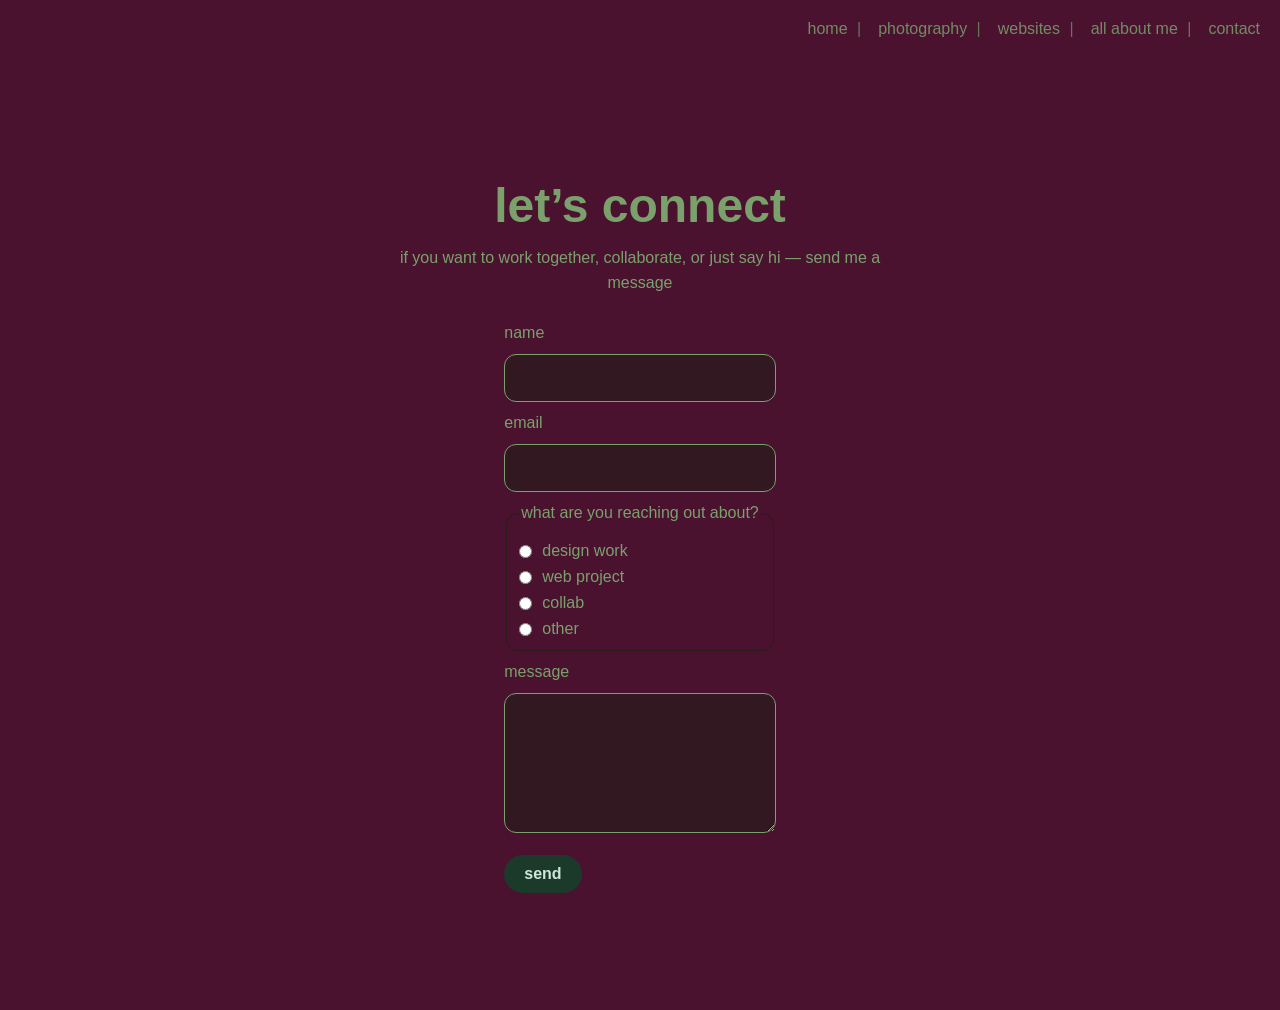
<file: contact.html>
<!DOCTYPE html>
<html lang="en">
<head>
  <meta charset="UTF-8" />
  <title>contact | Favour Momodu</title>
  <link rel="stylesheet" href="style.css" />
</head>

<body class="contact-page">
    <header class="banner">
  <nav>
    <ul>
      <li><a href="index.html">home</a></li>
        <li><a href="photography.html">photography</a></li>
        <li><a href="websites.html">websites</a></li>
        <li><a href="me.html">all about me</a></li>
        <li><a href="contact.html">contact</a></li>
    </ul>
  </nav>
</header>

  <main class="page">
    <section class="contact-section">
      <h1>let’s connect</h1>

      <p class="contact-intro">
        if you want to work together, collaborate, or just say hi —
        send me a message
      </p>

      <form class="contact-form" id="contact-form">
        <label for="name">name</label>
        <input type="text" id="name" name="name" required />

        <label for="email">email</label>
        <input type="email" id="email" name="email" required />

        <fieldset class="contact-fieldset">
          <legend>what are you reaching out about?</legend>

          <label class="radio-option">
            <input type="radio" name="inquiry_type" value="design work" required />
            design work
          </label>

          <label class="radio-option">
            <input type="radio" name="inquiry_type" value="web project" />
            web project
          </label>

          <label class="radio-option">
            <input type="radio" name="inquiry_type" value="collab" />
            collab
          </label>

          <label class="radio-option">
            <input type="radio" name="inquiry_type" value="other" />
            other
          </label>
        </fieldset>

        <label for="message">message</label>
        <textarea id="message" name="message" rows="6"></textarea>

        <button type="submit">send</button>
        <p id="form-status"></p>
      </form>
    </section>
  </main>

  <script src="script.js"></script>
</body>
</html>
</file>
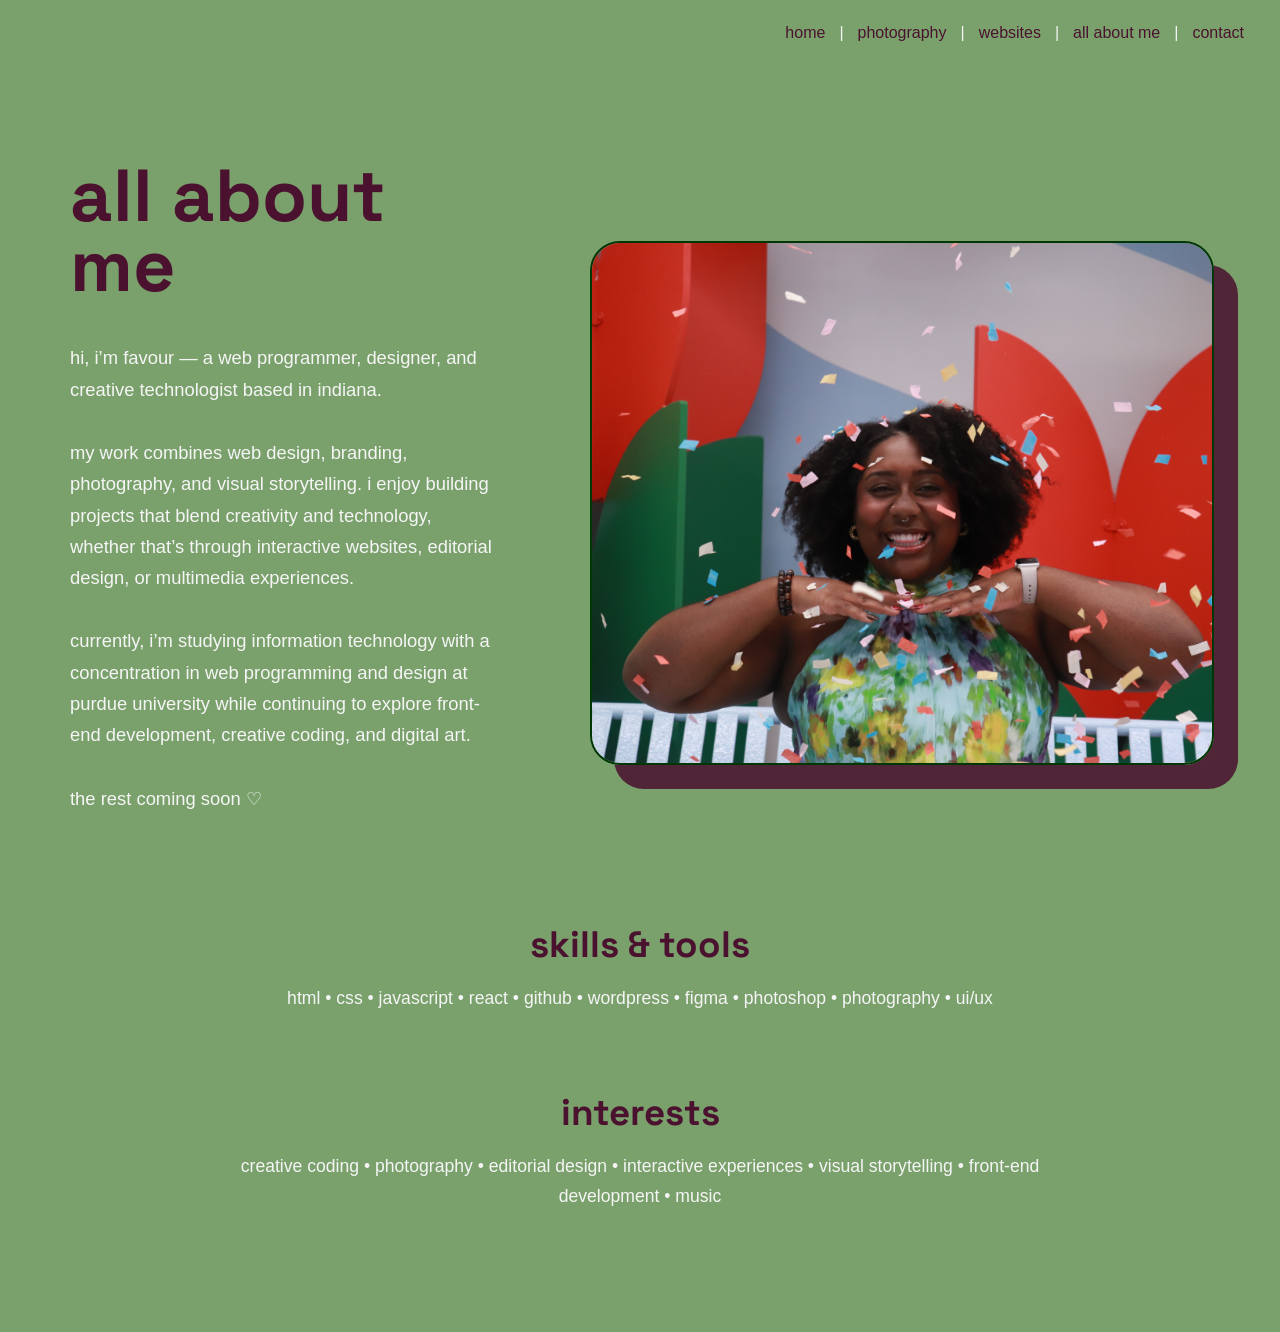
<file: me.html>
<!DOCTYPE html>
<html lang="en">

<head>
  <meta charset="UTF-8" />
  <title>all about me | Favour Momodu</title>

  <link href="https://fonts.googleapis.com/css2?family=Space+Grotesk:wght@500;700&display=swap" rel="stylesheet">
  <link rel="stylesheet" href="style2.css" />
</head>

<body>

  <header class="banner">
    <nav>
      <ul>
        <li><a href="index.html">home</a></li>
        <li><a href="photography.html">photography</a></li>
        <li><a href="websites.html">websites</a></li>
        <li><a href="me.html">all about me</a></li>
        <li><a href="contact.html">contact</a></li>
      </ul>
    </nav>
  </header>

  <main class="page">

    <section class="about-hero">
      <div class="about-text">
        <h1>all about me</h1>

        <p>hi, i’m favour — a web programmer, designer, and creative technologist based in indiana.</p>

        <p>my work combines web design, branding, photography, and visual storytelling. i enjoy building projects that blend creativity and technology, whether that’s through interactive websites, editorial design, or multimedia experiences.</p>

        <p>currently, i’m studying information technology with a concentration in web programming and design at purdue university while continuing to explore front-end development, creative coding, and digital art.</p>

        <p>the rest coming soon ♡</p>
      </div>

      <div class="photo-wrapper">
        <img src="images/me.JPG" alt="portrait of favour momodu" class="profile-photo">
      </div>
    </section>

    <section class="about-section">
      <h2>skills & tools</h2>
      <p>html • css • javascript • react • github • wordpress • figma • photoshop • photography • ui/ux</p>
    </section>

    <section class="about-section">
      <h2>interests</h2>
      <p>creative coding • photography • editorial design • interactive experiences • visual storytelling • front-end development • music</p>
    </section>

  </main>

</body>
</html>
</file>
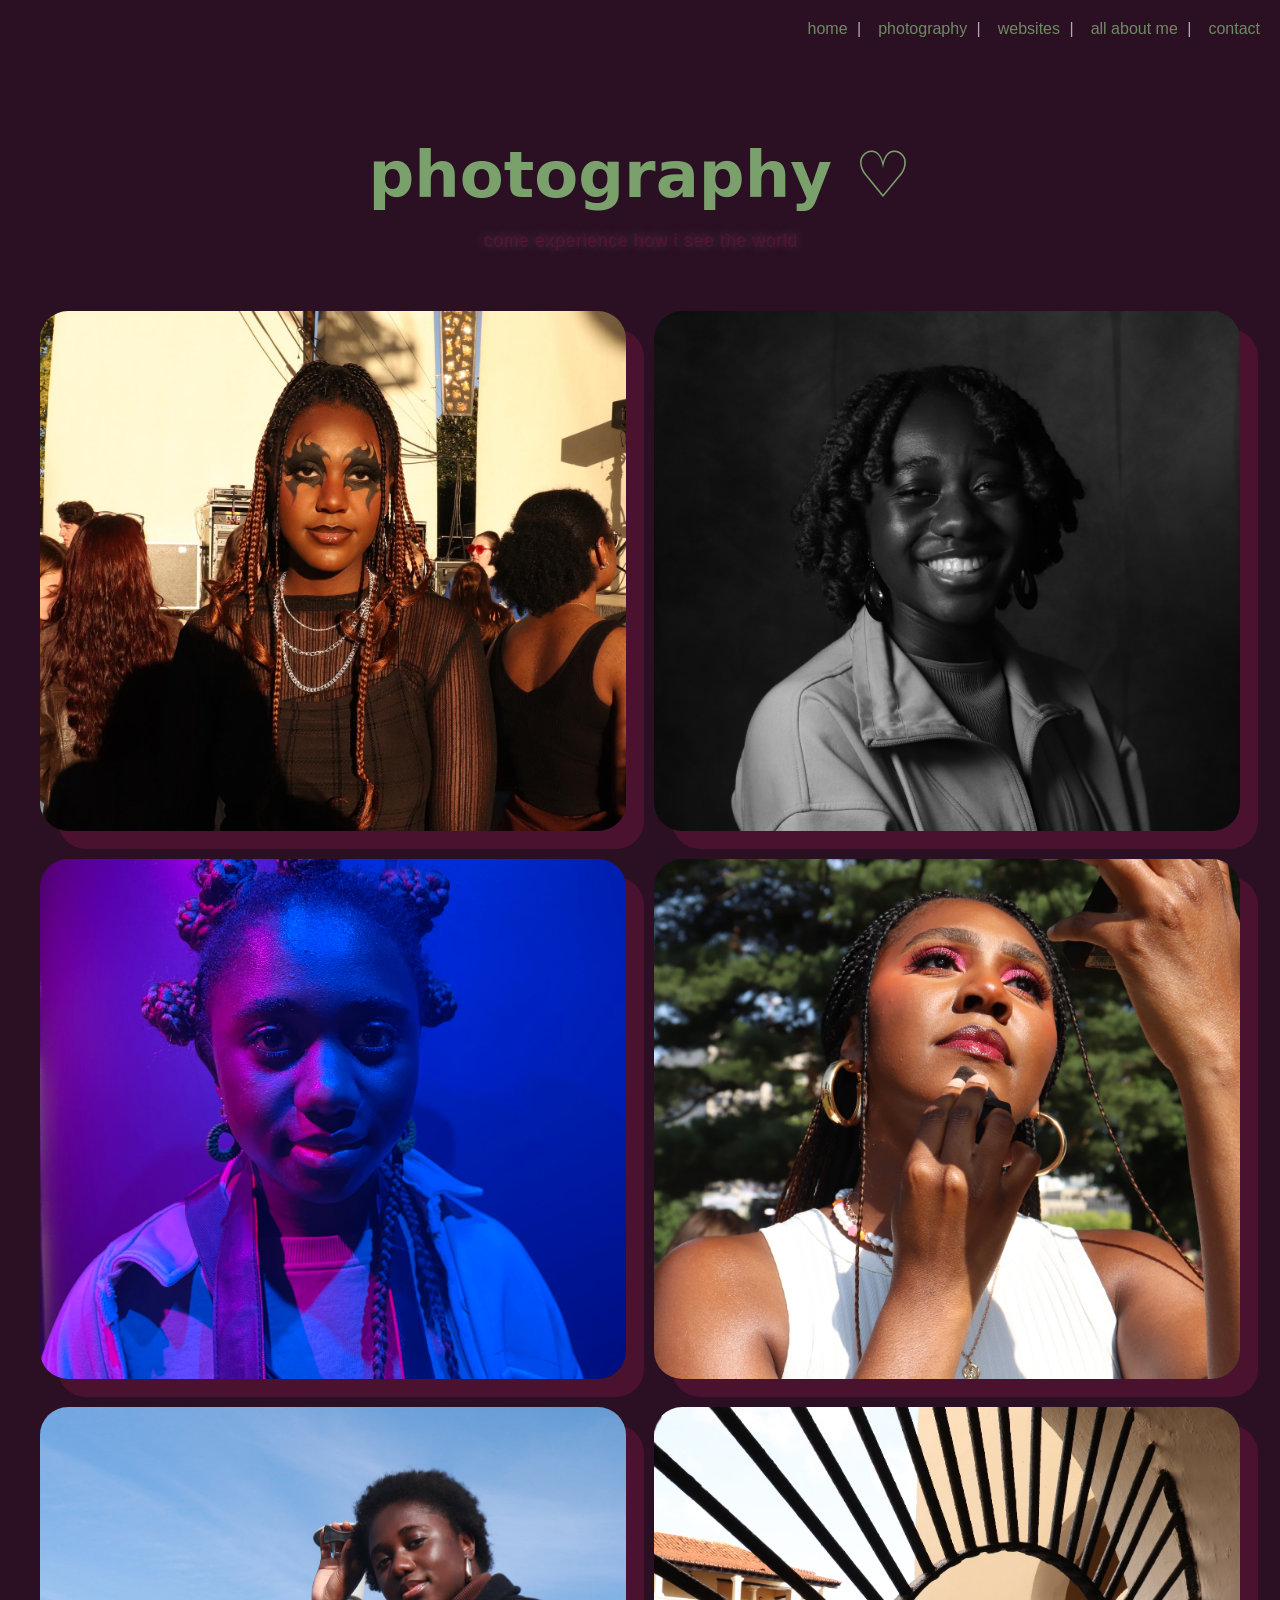
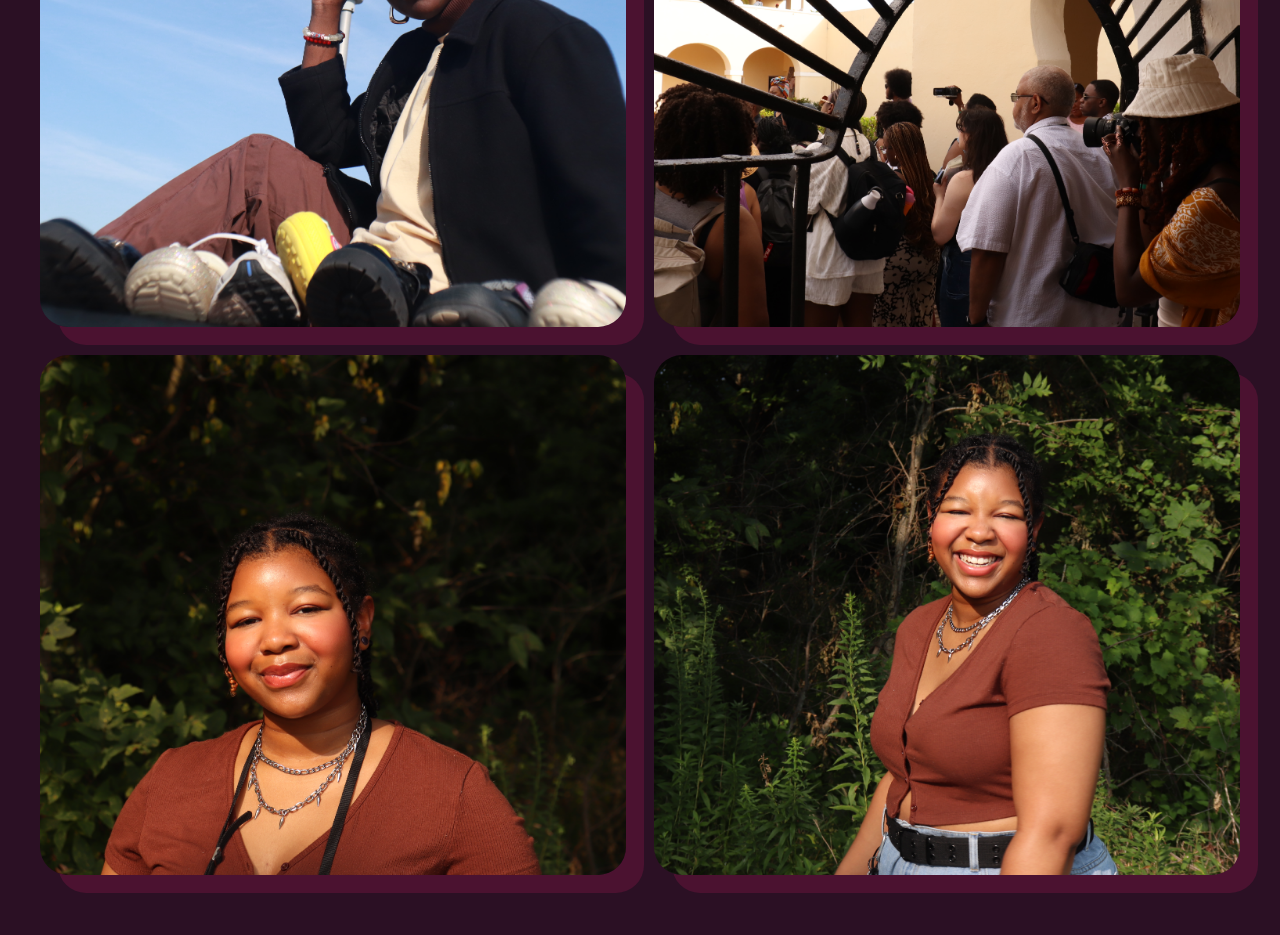
<file: photography.html>
<!DOCTYPE html>
<html lang="en">
<head>
  <meta charset="UTF-8" />
  <title>photography | Favour Momodu</title>
  <link rel="stylesheet" href="style.css" />
</head>

<body class="photography-page">

  <header class="banner">
    <nav>
      <ul>
        <li><a href="index.html">home</a></li>
        <li><a href="photography.html">photography</a></li>
        <li><a href="websites.html">websites</a></li>
        <li><a href="me.html">all about me</a></li>
        <li><a href="contact.html">contact</a></li>
      </ul>
    </nav>
  </header>

  <main class="page">
    <section class="coming-soon">
      <h1>photography ♡</h1>
      <p>come experience how i see the world </p>
       <div class="photo-wrapper">
        <img src="images/p1.jpg" alt="emo @ rico concert " class="portfolio-photo">
        <img src="images/p2.jpeg" alt="b&w gordon parks" class="portfolio-photo">
        <img src="images/p3.jpeg" alt="moonlight lit" class="portfolio-photo">
        <img src="images/p4.JPG" alt="beauty fix" class="portfolio-photo">
        <img src="images/p5.JPG" alt="pauline car" class="portfolio-photo">
        <img src="images/p6.JPG" alt="rico gate" class="portfolio-photo">
        <img src="images/p7.JPG" alt="celery bog jaden" class="portfolio-photo">
        <img src="images/p8.JPG" alt="celery bog jaden" class="portfolio-photo">
      </div>
    </section>
  </main>

  <script src="script.js"></script>
</body>
</html>
</file>
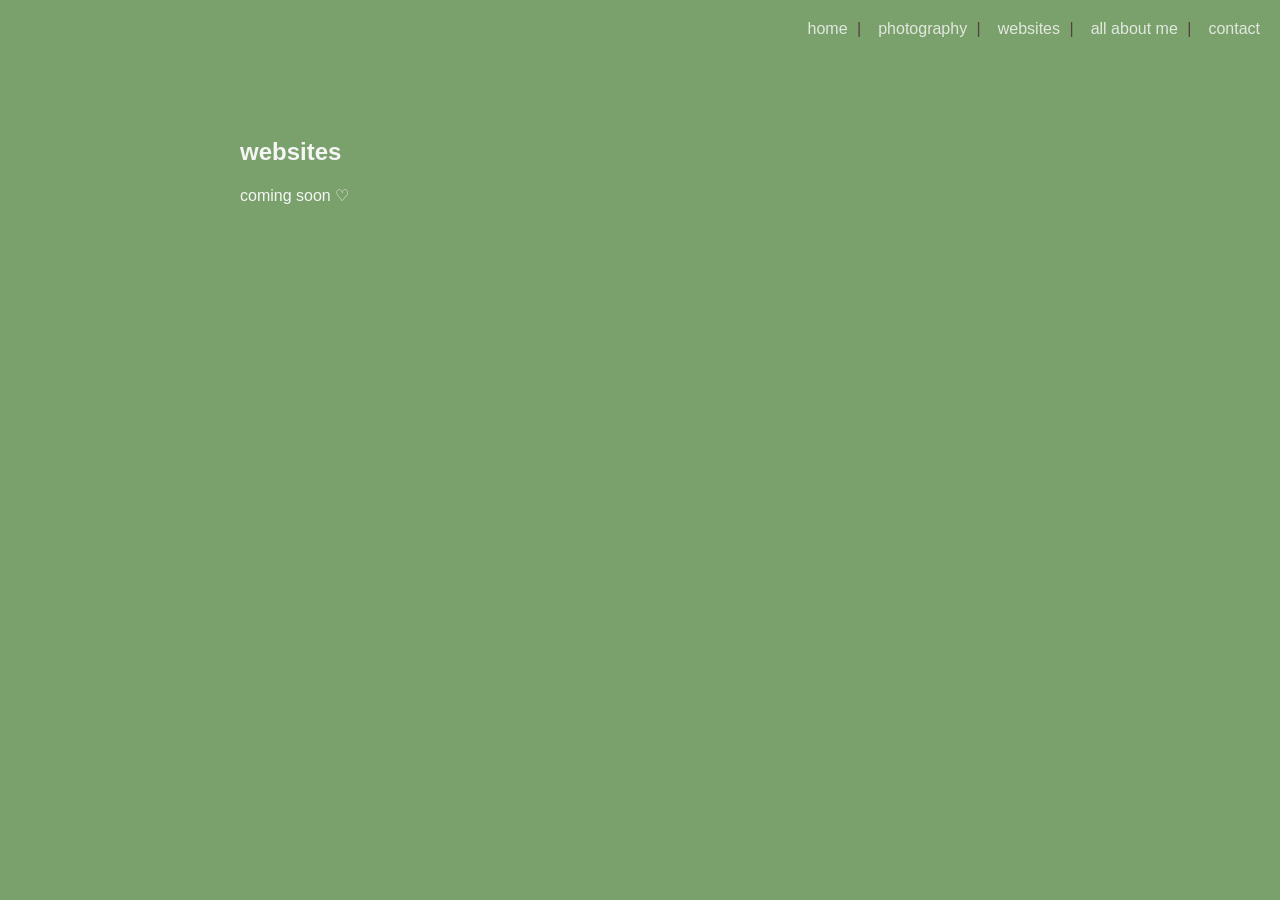
<file: websites.html>
<!DOCTYPE html>
<html lang="en">
<head>
  <meta charset="UTF-8" />
  <title>websites | Favour Momodu</title>
  <link rel="stylesheet" href="style.css" />
</head>

<body class="websites-page">

  <header class="banner">
    <nav>
      <ul>
        <li><a href="index.html">home</a></li>
        <li><a href="photography.html">photography</a></li>
        <li><a href="websites.html">websites</a></li>
        <li><a href="me.html">all about me</a></li>
        <li><a href="contact.html">contact</a></li>
      </ul>
    </nav>
  </header>

  <main class="page">
    <section class="coming-soon">
      <h1>websites</h1>
      <p>coming soon ♡</p>
    </section>
  </main>

  <script src="script.js"></script>
</body>
</html>
</file>
<file: style.css>
/* BASE */

body {
  font-family: 'Franklin Gothic Medium', 'Arial Narrow', Arial, sans-serif;
  background: #7aa16c;
  color: whitesmoke;
  margin: 0;
  padding: 0;
  text-rendering: optimizeLegibility;
}

.accent {
  color: #4b1230;
}

.page {
  max-width: 800px;
  margin: 80px auto 60px;
  padding: 0 20px;
}

/* NAV */

.banner {
  background: #7aa16c;
  padding: 20px 20px;
}
.banner {
  position: sticky;
  top: 0;
  z-index: 1000;
  background: inherit;
  padding: 20px;
}

.banner nav {
  display: flex;
  justify-content: flex-end;
  opacity: 85%;
}

.banner nav ul {
  list-style: none;
  display: flex;
  gap: 12px;
  margin: 0;
  padding: 0;
}

.banner nav ul li a {
  text-decoration: none;
  color: whitesmoke;
  font-size: 16px;
}

.banner nav ul li:not(:last-child)::after {
  color: #4b1230;
  content: " | ";
  margin: 0 5px;
  opacity: 80%;
}

.banner nav ul li a:hover {
  color: #4b1230;
}

/* INTRO */

.intro {
  position: relative;
  min-height: 85vh;
  text-align: left;
  padding: 40px 60px;
  padding-top: 200px;
}

.intro h1 {
  font-family: 'Space Grotesk', 'Inter', system-ui, sans-serif;
  color: #4b1230;
  font-size: 4rem;
  margin-bottom: 2rem;
}

.intro h1,
.intro h2,
.intro h4 {
  margin-top: 0;
}

.intro h4 {
  letter-spacing: 0.25pc;
}

/* SCROLL */

.scroll-hint {
  position: absolute;
  left: 50%;
  bottom: 128px;
  transform: translateX(-50%);
  display: flex;
  flex-direction: column;
  align-items: center;
  gap: 4px;
  font-size: 0.8rem;
  color: #660033;
  opacity: 85%;
}

.scroll-hint .arrow {
  font-size: 1.7rem;
  animation: bounce 1.4s infinite;
}

@keyframes bounce {
  0%, 20%, 50%, 80%, 100% {
    transform: translateY(0);
  }
  40% {
    transform: translateY(6px);
  }
  60% {
    transform: translateY(3px);
  }
}

/* PROJECTS */

.projects h2 {
  font-family: 'Franklin Gothic Medium', 'Arial Narrow', Arial, sans-serif;

    color: #4b1230;

    margin-top: 3rem;

    margin-bottom: 0.75rem;

    font-size: 1.5rem;
}

.project {
  margin-bottom: 24px;
  padding: 16px;
  border-radius: 8px;
  background: rgba(255, 255, 255, 0.15);
  flex: 1;
}

.project h3 {
  margin: 0 0 4px;
}

.project p {
  margin: 0 0 8px;
}

.project a {
  color: #111827;
  border-bottom: 1px solid #111827;
  text-decoration: none;
}

.project a:hover {
  opacity: 0.8;
}

.project-row {
  display: flex;
  align-items: center;
  gap: 24px;
  margin-top: 40px;
}

.project-row.reverse {
  flex-direction: row-reverse;
}

.project-image {
  position: relative;
  width: 320px;
  height: 200px;
}

.preview-bg {
  position: absolute;
  top: 18px;
  left: 18px;
  width: 100%;
  height: 100%;
  background: rgba(0, 35, 7, 0.6);
  border-radius: 18px;
  z-index: 1;
}

.project-row.reverse .preview-bg {
  left: auto;
  right: 18px;
}

.project-image img {
  position: absolute;
  width: 100%;
  height: 100%;
  object-fit: cover;
  border-radius: 12px;
  z-index: 2;
}

/* BUTTON */

button {
  margin-top: 2rem;
  padding: 0.5rem 1.25rem;
  border: none;
  border-radius: 999px;
  cursor: pointer;
  font-size: 1rem;
  background: #e5e7eb;
}

button:hover {
  opacity: 0.9;
}

/* ZINE */

.zine-section {
  margin-top: 90px;
}

.zine-text {
  width: 100%;
  margin-bottom: 24px;
  padding: 20px 24px;
  text-align: center;
  background: rgba(255, 255, 255, 0.18);
}

.zine-preview {
  display: flex;
  justify-content: center;
}

.zine-gallery {
  display: grid;
  grid-template-columns: repeat(3, 220px);
  gap: 20px;
}

.zine-gallery img {
  width: 220px;
  border-radius: 10px;
}

.zine-gallery img:nth-child(4) {
  grid-column: 1;
}

.zine-gallery img:nth-child(5) {
  grid-column: 3;
}

.zine-center {
  grid-column: 2;
  background: #1b3a2a;
  color: #cde7d4;
  padding: 24px;
  border-radius: 16px;

  text-align: center;

  display: grid;
  place-items: center;

  
  font-size: 1.6rem;
  line-height: 1.35;


}

/* SHIRT */

.project-row.shirt-row {
  margin-top: 70px;
}

/* CONTACT PAGE */

body.contact-page {
  background: #4b1230;
  color: #7aa16c;
}

.contact-page .banner {
  background: #4b1230;
}

.contact-page .banner nav ul li a {
  color: #7aa16c;
}

.contact-page .banner nav ul li:not(:last-child)::after {
  color: #7aa16c;
}

.contact-page .banner nav ul li a:hover {
  color: #cde7d4;
}

.contact-section {
  min-height: 80vh;
  display: flex;
  flex-direction: column;
  justify-content: center;
}

.contact-section h1 {
  font-family: 'Space Grotesk', sans-serif;
  font-size: 3rem;
  text-align: center;
  margin-bottom: 12px;
  color: #7aa16c;
}

.contact-intro {
  max-width: 520px;
  margin: 0 auto 28px;
  text-align: center;
  color: #7aa16c;
  line-height: 1.6;
}

.contact-form {
  max-width: 560px;
  margin: 0 auto;
  display: flex;
  flex-direction: column;
  gap: 12px;
}

.contact-form label,
.contact-fieldset legend {
  color: #7aa16c;
}

.contact-form input,
.contact-form textarea {
  padding: 14px;
  border-radius: 12px;
  border: 1px solid #7aa16c;
  background: rgba(0, 35, 7, 0.35);
  color: #7aa16c;
  font: inherit;
  box-sizing: border-box;
}

.contact-form input::placeholder,
.contact-form textarea::placeholder {
  color: rgba(122, 161, 108, 0.75);
}

.contact-form input:focus,
.contact-form textarea:focus {
  outline: none;
  border-color: #cde7d4;
  box-shadow: 0 0 0 3px rgba(122, 161, 108, 0.18);
}

.contact-form textarea {
  min-height: 140px;
  resize: vertical;
}

.contact-fieldset {
  border: 1px solid rgba(18, 36, 12, 0.588);
  border-radius: 12px;
  padding: 12px;
}

.radio-option {
  display: flex;
  gap: 10px;
  margin-top: 8px;
  align-items: center;
  color: #7aa16c;
}

.radio-option input[type="radio"] {
  width: auto;
  margin: 0;
  accent-color: #1b3a2a;
}

.contact-form button {
  margin-top: 10px;
  padding: 10px 20px;
  border-radius: 999px;
  border: none;
  background: #1b3a2a;
  color: #cde7d4;
  font-weight: 700;
  cursor: pointer;
  width: fit-content;
}

.contact-form button:hover {
  opacity: 0.9;
}

#form-status {
  margin-top: 10px;
  color: #7aa16c;
  min-height: 1.2em;
}


/* PHOTOGRAPHY PAGE */

body.photography-page {
  background: #2b1024;
  color: whitesmoke;
}

.photography-page .banner {
  background: #2b1024;
}

.photography-page .banner nav ul li a {
  color: #7aa16c;
}

.photography-page .banner nav ul li:not(:last-child)::after {
  color: whitesmoke;
}

.photography-page .banner nav ul li a:hover {
  color: whitesmoke;
}

.photography-page .page {
  max-width: 1200px;
}

.photography-page h1 {
  font-family: 'Space Grotesk', 'Inter', system-ui, sans-serif;
  color: #7aa16c;
  font-size: 4rem;
  text-align: center;
  margin-bottom: 0.5rem;
}

.photography-page p {
  color: #4b1230;
  text-align: center;
  font-size: 1.1rem;
}

.photo-wrapper {
  margin-top: 60px;
  display: grid;
  grid-template-columns: repeat(2, 1fr);
  gap: 28px;
}

.portfolio-photo {
  width: 100%;
  height: 520px;
  object-fit: cover;
  object-position: center;
  border-radius: 28px;
  box-shadow: 18px 18px 0 #4b1230;
}



@media (max-width: 768px) {
  .photo-wrapper {
    grid-template-columns: 1fr;
  }

  .portfolio-photo {
    height: 420px;
  }

  .photography-page h1 {
    font-size: 3rem;
  }
}
.photography-page .coming-soon > p {
  opacity: 1;
  font-size: 1.1rem;
  letter-spacing: 0.04em;

  text-shadow:
    0 0 12px rgba(155, 191, 135, 0.35),
    1px 1px 0 #4b1230;
}
.photography-page .banner {
  background: #2b1024;
}

.contact-page .banner {
  background: #4b1230;
}

.backspin-row {
  margin-top: 70px;
}

.backspin-card {
  background: rgba(255, 255, 255, 0.16);
}

.backspin-preview img {
  object-position: top;
}

.backspin-gallery {
  display: grid;
  grid-template-columns: repeat(3, 1fr);
  gap: 18px;
  max-width: 800px;
  margin: 20px auto 80px;
}

.backspin-gallery img {
  width: 100%;
  height: 230px;
  object-fit: cover;
  object-position: top;
  border-radius: 14px;
  box-shadow: 12px 12px 0 rgba(0, 35, 7, 0.55);
}
</file>
<file: style2.css>
/* BASE */

body {
  margin: 0;
  padding: 0;
  background: #7aa16c;
  color: whitesmoke;
  font-family: 'Franklin Gothic Medium', 'Arial Narrow', Arial, sans-serif;
  text-rendering: optimizeLegibility;
}

/* NAV */

.banner {
  padding: 24px 36px;
}

.banner nav {
  display: flex;
  justify-content: flex-end;
}

.banner nav ul {
  list-style: none;
  display: flex;
  gap: 14px;
  margin: 0;
  padding: 0;
}

.banner nav ul li {
  display: flex;
  align-items: center;
}

.banner nav ul li a {
  color: #4b1230;
  text-decoration: none;
  font-size: 1rem;
  transition: color 0.3s ease;
}

.banner nav ul li:not(:last-child)::after {
  content: "|";
  color: whitesmoke;
  margin-left: 14px;
}

.banner nav ul li a:hover {
  color: whitesmoke;
}

/* PAGE */

.page {
  max-width: 1450px;
  margin: 95px auto 120px;
  padding: 0 70px;
}

/* HERO */

.about-hero {
  display: grid;
  grid-template-columns: minmax(420px, 1fr) 620px;
  gap: 90px;
  align-items: center;
}

.about-text h1 {
  font-family: 'Space Grotesk', sans-serif;
  font-size: 4.6rem;
  line-height: 0.95;
  color: #4b1230;
  margin: 0 0 2.6rem;
}

.about-text p {
  font-size: 1.15rem;
  line-height: 1.7;
  max-width: 720px;
  margin: 0 0 2rem;
}

/* PHOTO */

.photo-wrapper {
  position: relative;
}

.profile-photo {
  width: 100%;
  height: 520px;
  object-fit: cover;
  object-position: center;
  border-radius: 30px;
  border: 2px solid rgb(1, 54, 7);
  box-shadow: 24px 24px 0 rgba(75, 18, 48, 0.863);
  display: block;
}



/* LOWER SECTIONS */

.about-section {
  max-width: 850px;
  margin: 75px auto 0;
  text-align: center;
}

.about-section h2 {
  font-family: 'Space Grotesk', sans-serif;
  font-size: 2.3rem;
  color: #4b1230;
  margin: 0 0 1rem;
}

.about-section p {
  font-size: 1.1rem;
  line-height: 1.7;
  margin: 0;
}

/* MOBILE */

@media (max-width: 1100px) {
  .about-hero {
    grid-template-columns: 1fr;
    gap: 55px;
  }

  .profile-photo {
    max-width: 620px;
    height: 430px;
  }

  .about-text h1 {
    font-size: 4rem;
  }
}

@media (max-width: 768px) {
  .page {
    margin-top: 60px;
    padding: 0 24px;
  }

  .banner {
    padding: 20px 24px;
  }
  .banner {
  position: sticky;
  top: 0;
  z-index: 1000;
  background: inherit;
  padding: 20px;
}

  .banner nav ul {
    flex-wrap: wrap;
    justify-content: flex-end;
    gap: 8px;
  }

  .banner nav ul li a {
    font-size: 0.9rem;
  }

  .about-text h1 {
    font-size: 3.2rem;
  }

  .about-text p {
    font-size: 1rem;
  }

  .profile-photo {
    width: 100%;
    height: 340px;
    box-shadow: 14px 14px 0 rgba(75, 18, 48, 0.75);
  }

  .about-section {
    text-align: left;
    margin-top: 65px;
  }
}
.banner {
  position: sticky;
  top: 0;
  z-index: 1000;
  background: #7aa16c;
}
</file>
